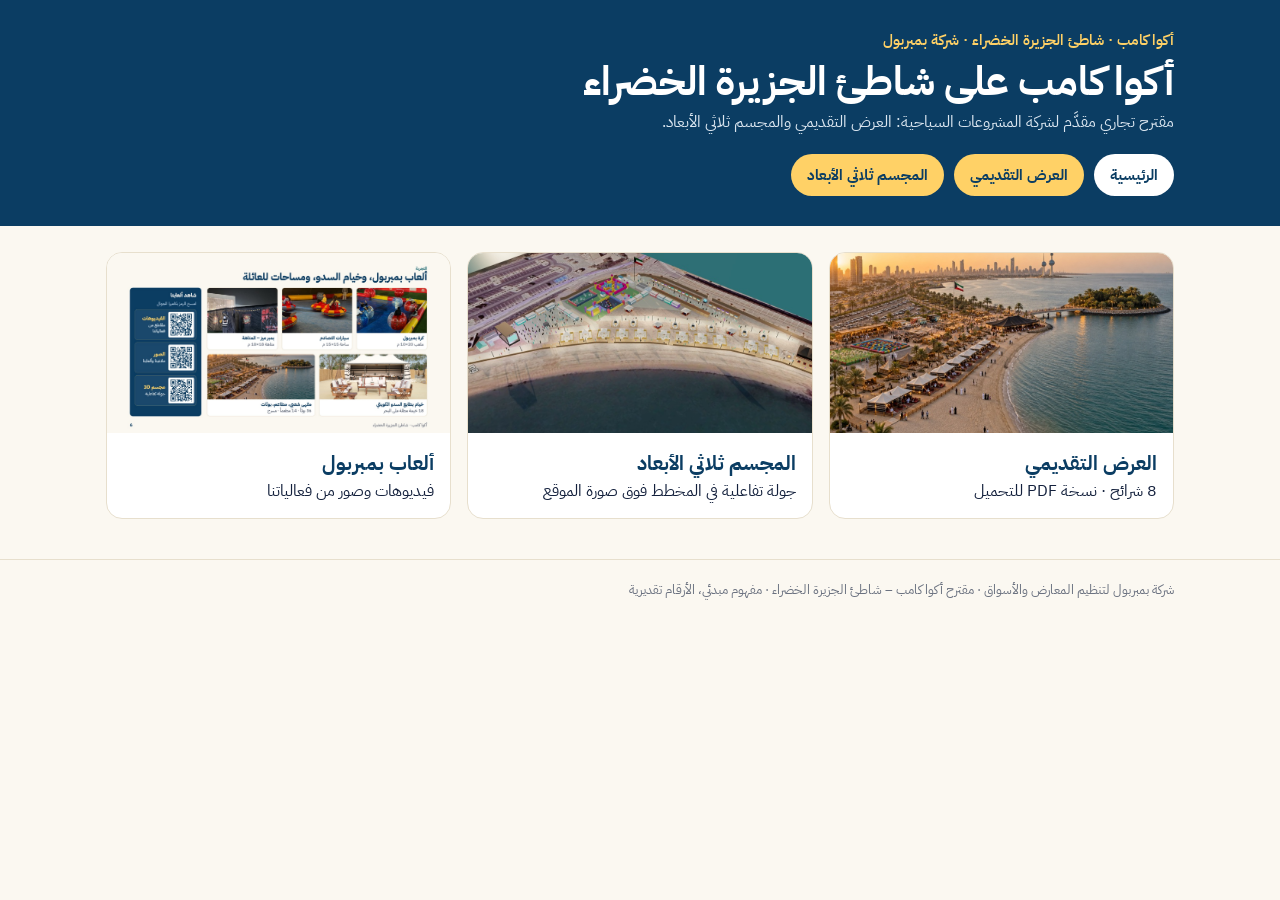
<file: index.html>
<!doctype html><html lang="ar" dir="rtl"><head><meta charset="utf-8"><meta name="viewport" content="width=device-width,initial-scale=1"><meta name="robots" content="noindex,nofollow">
<title>أكوا كامب – شاطئ الجزيرة الخضراء</title><link rel="preconnect" href="https://fonts.googleapis.com"><link href="https://fonts.googleapis.com/css2?family=IBM+Plex+Sans+Arabic:wght@400;600;700&display=swap" rel="stylesheet"><link rel="stylesheet" href="style.css"></head><body>
<header><div class="wrap"><p class="k">أكوا كامب · شاطئ الجزيرة الخضراء · شركة بمبربول</p><h1>أكوا كامب على شاطئ الجزيرة الخضراء</h1><p>مقترح تجاري مقدَّم لشركة المشروعات السياحية: العرض التقديمي والمجسم ثلاثي الأبعاد.</p>
<nav><a href="" class="on">الرئيسية</a><a href="presentation/" class="">العرض التقديمي</a><a href="3d/" class="">المجسم ثلاثي الأبعاد</a></nav></div></header><main><div class="wrap">
<div class="big">
<a href="presentation/"><img src="img/hub-cover.jpg" alt="لقطة تصورية لأكوا كامب على شاطئ الجزيرة الخضراء"><div><b>العرض التقديمي</b><span>8 شرائح · نسخة PDF للتحميل</span></div></a>
<a href="3d/"><img src="img/hub-3d.jpg" alt="المجسم ثلاثي الأبعاد لأكوا كامب على شاطئ الجزيرة الخضراء"><div><b>المجسم ثلاثي الأبعاد</b><span>جولة تفاعلية في المخطط فوق صورة الموقع</span></div></a>
<a href="https://ykcuhc.github.io/aquacamp-ni/videos/"><img src="presentation/slides/slide-6.jpg" alt="ألعاب بمبربول"><div><b>ألعاب بمبربول</b><span>فيديوهات وصور من فعالياتنا</span></div></a>
</div></div></main><footer><div class="wrap">شركة بمبربول لتنظيم المعارض والأسواق · مقترح أكوا كامب – شاطئ الجزيرة الخضراء · مفهوم مبدئي، الأرقام تقديرية</div></footer></body></html>
</file>
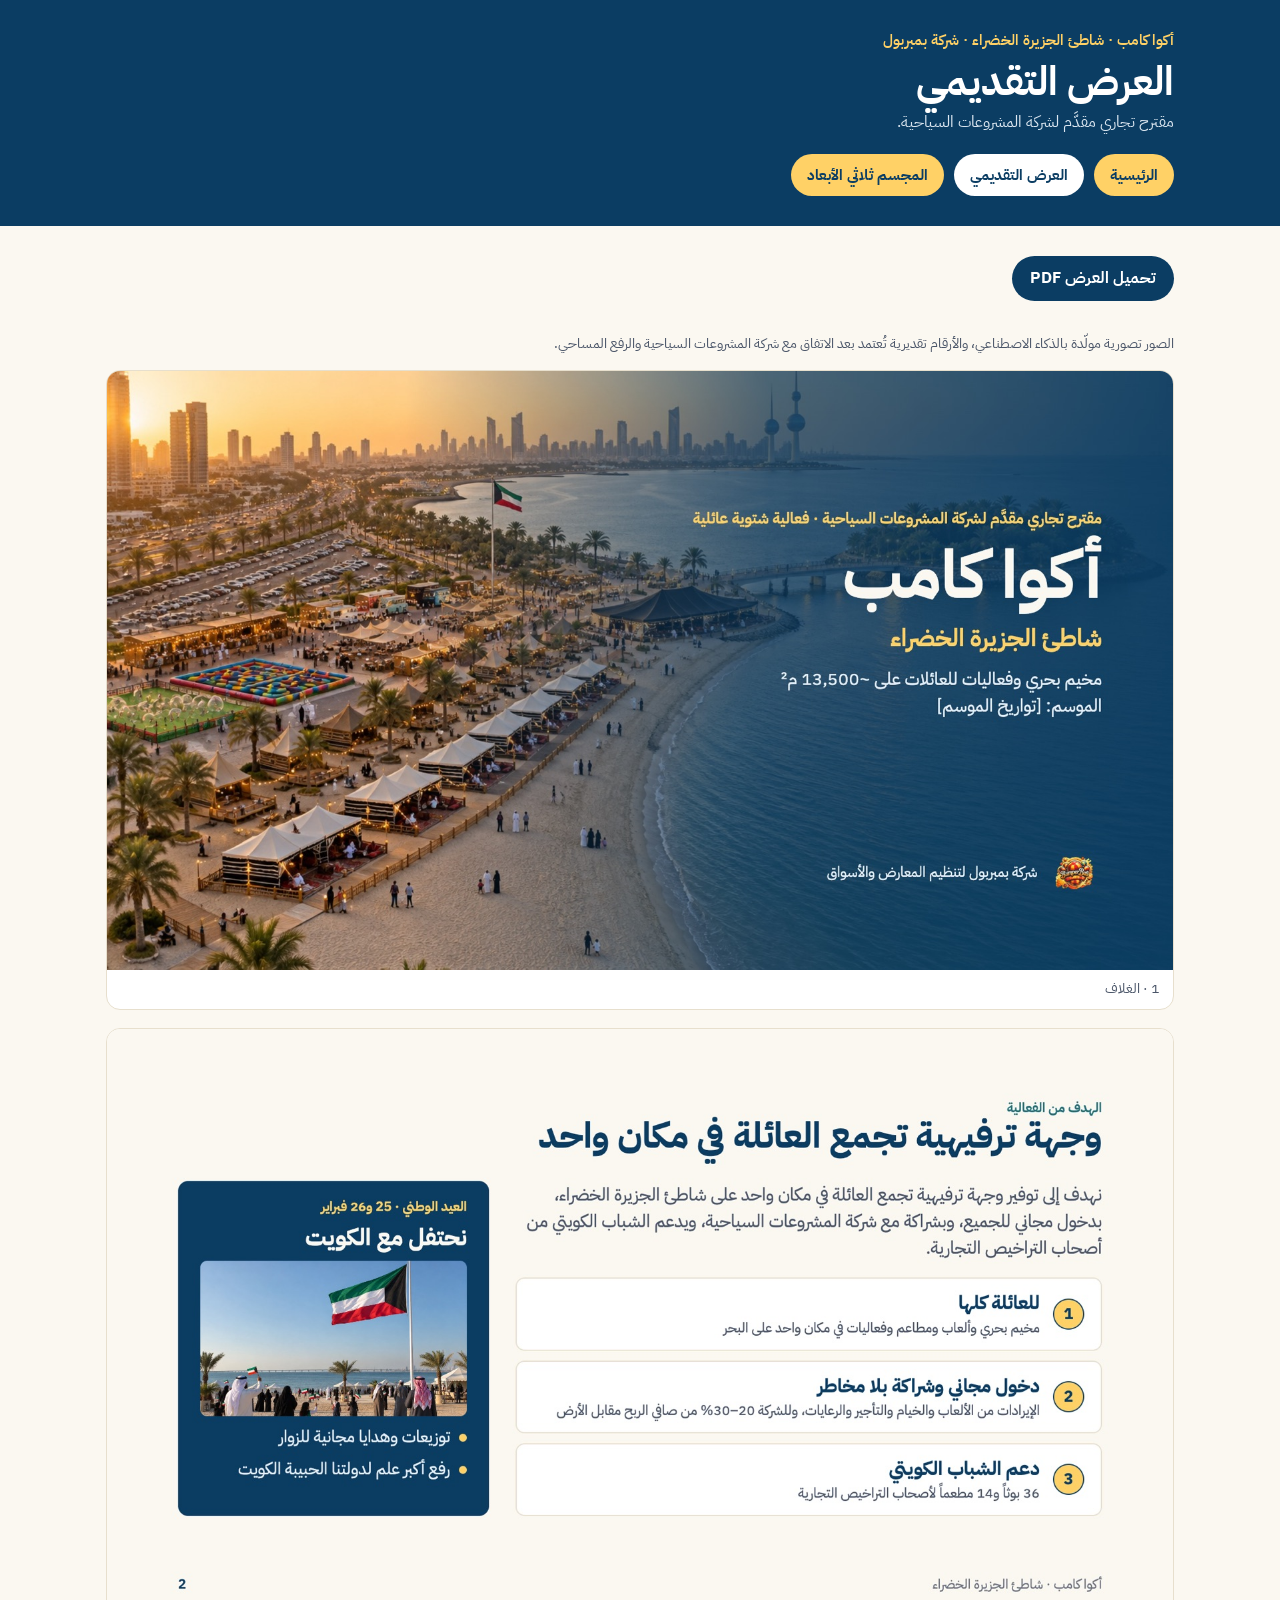
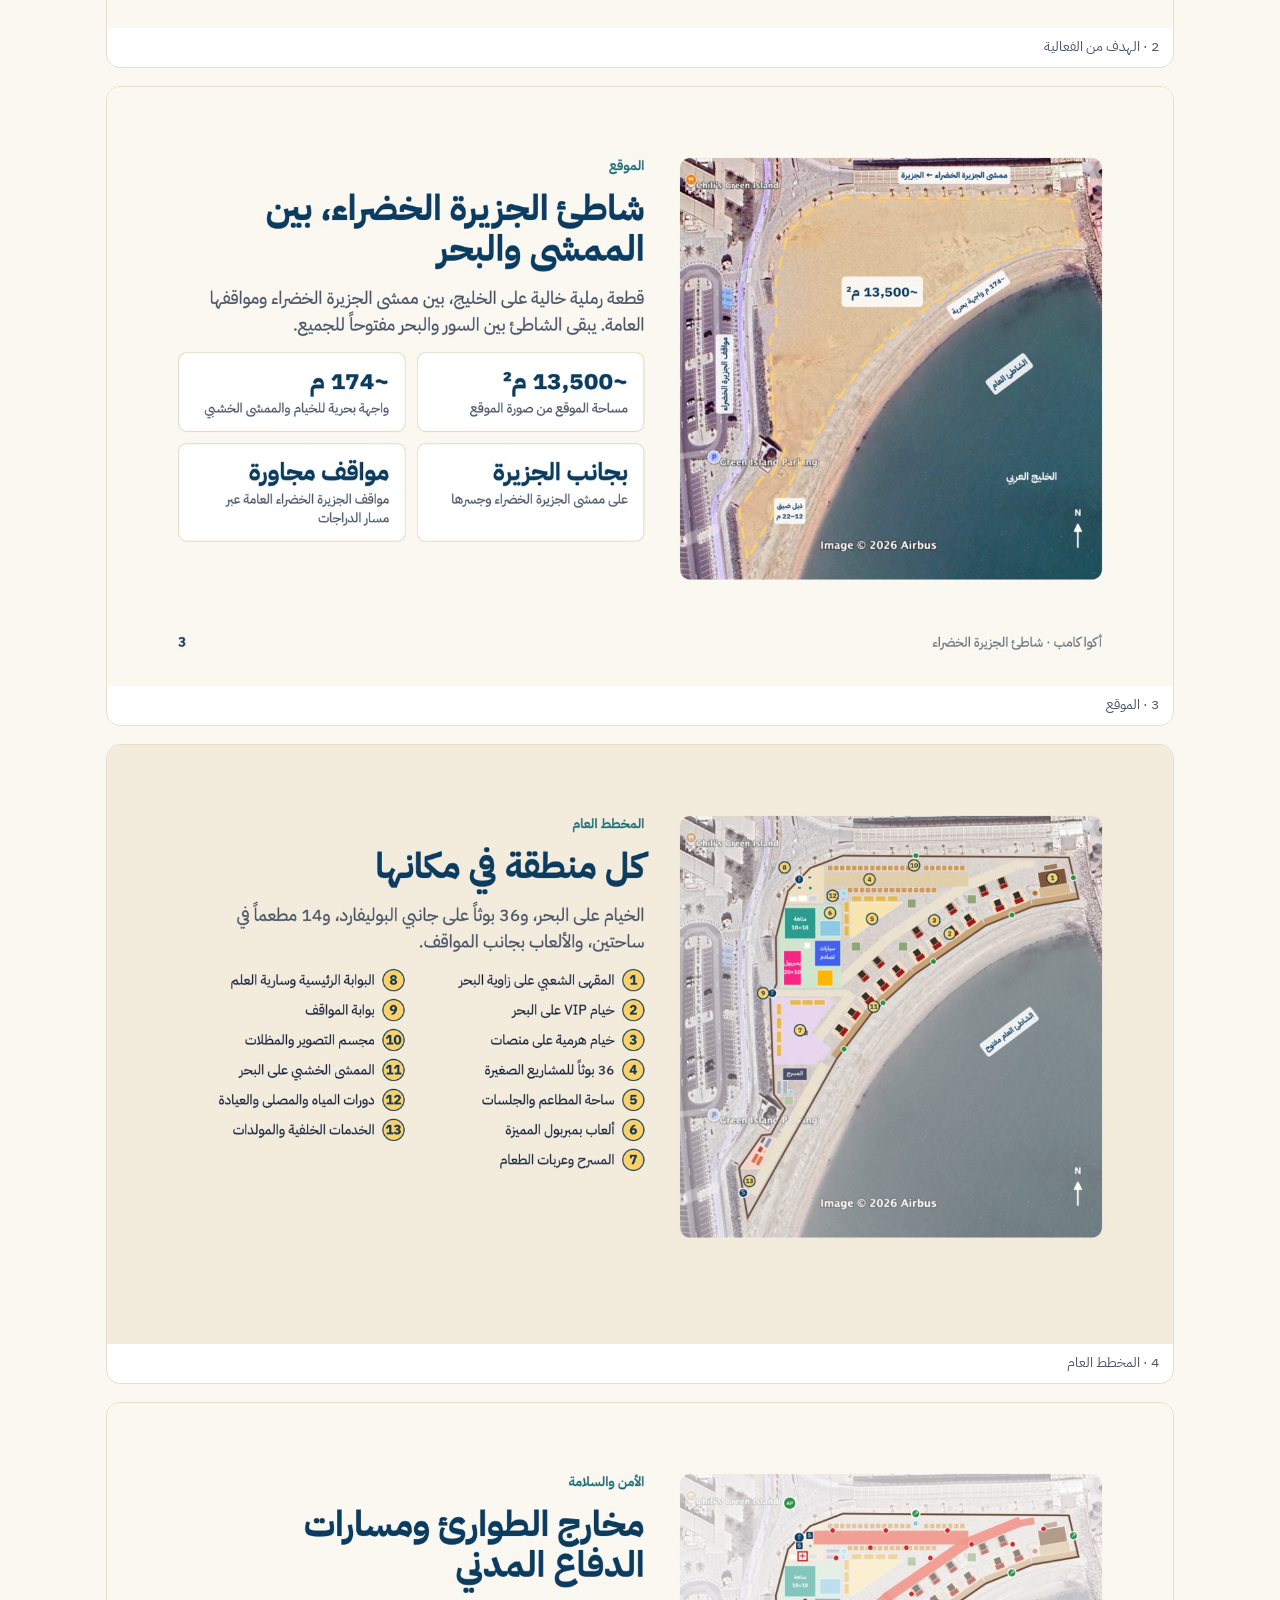
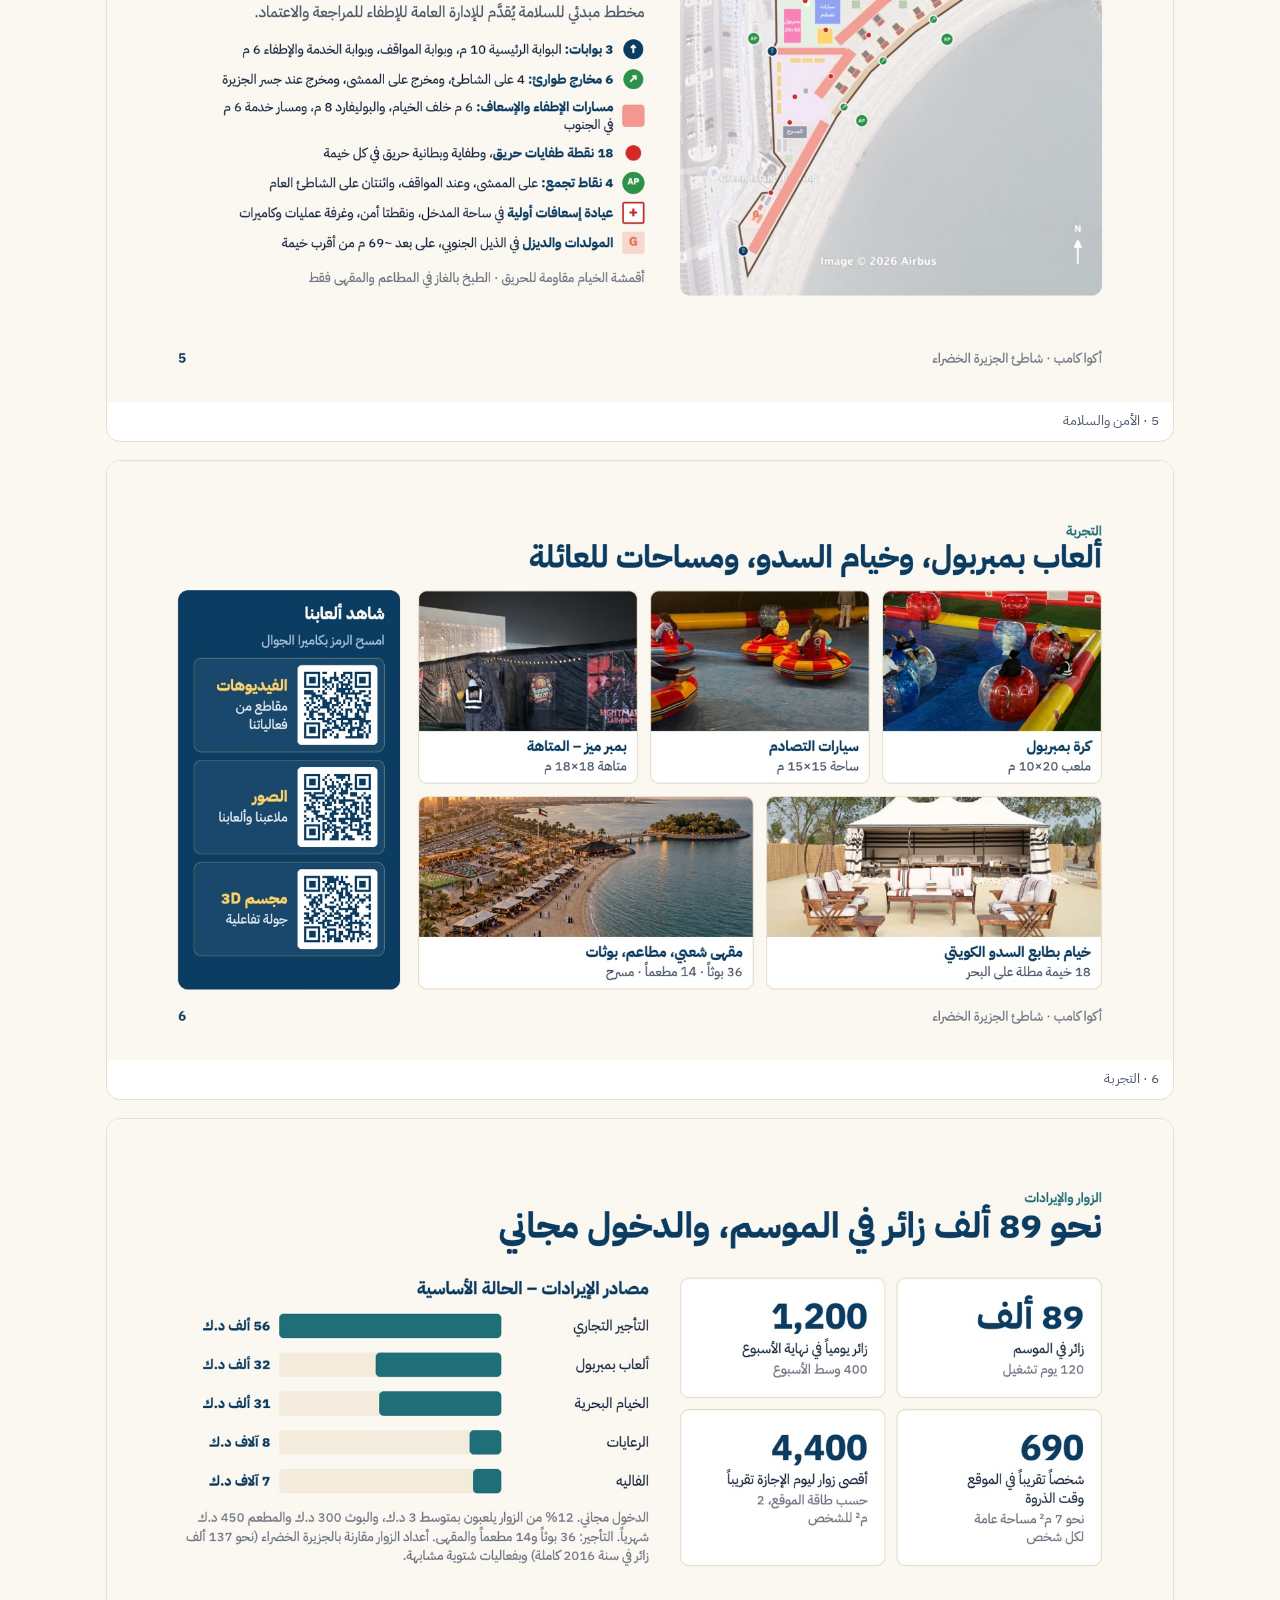
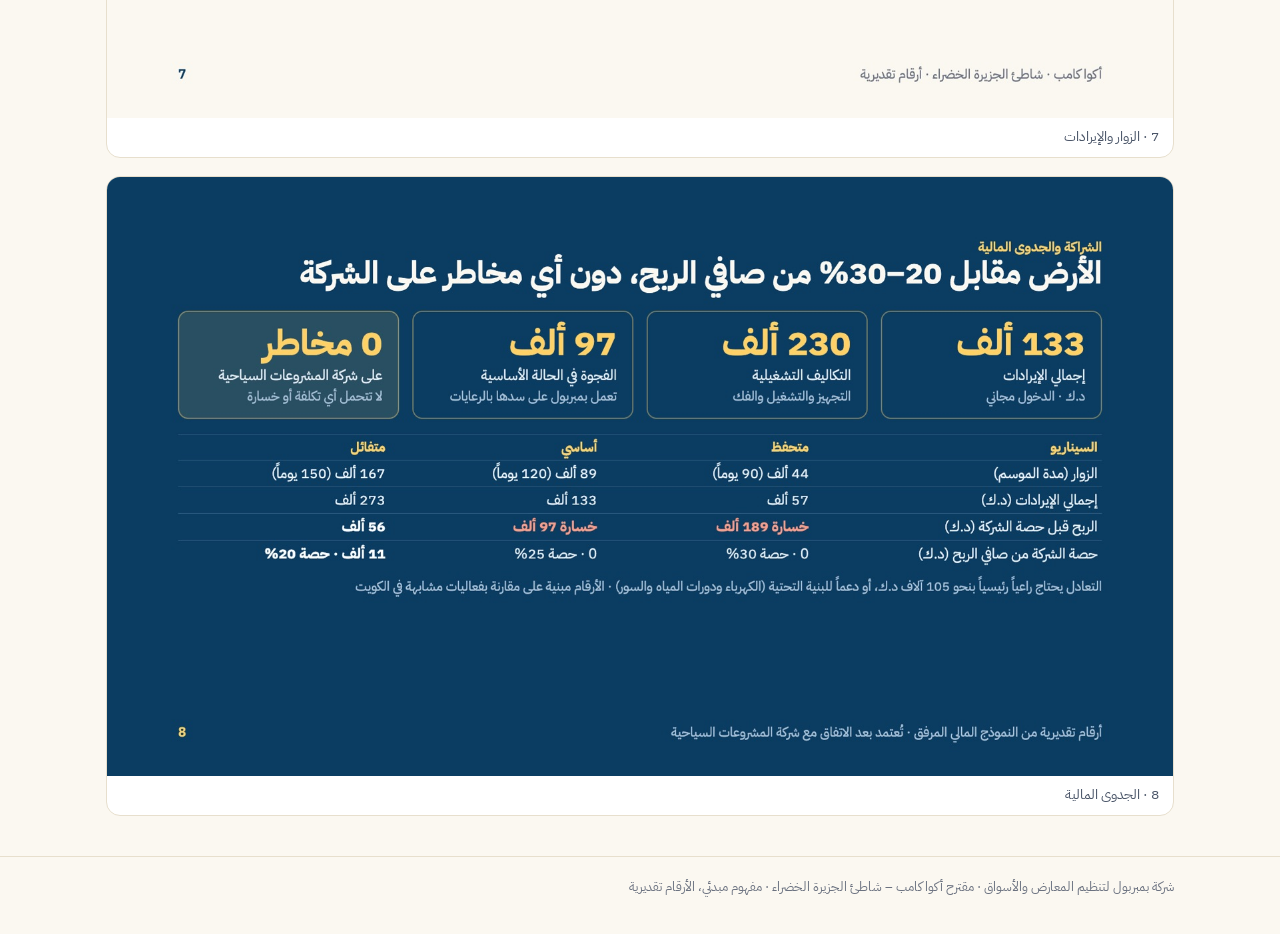
<file: presentation/index.html>
<!doctype html><html lang="ar" dir="rtl"><head><meta charset="utf-8"><meta name="viewport" content="width=device-width,initial-scale=1"><meta name="robots" content="noindex,nofollow">
<title>العرض التقديمي – أكوا كامب شاطئ الجزيرة الخضراء</title><link rel="preconnect" href="https://fonts.googleapis.com"><link href="https://fonts.googleapis.com/css2?family=IBM+Plex+Sans+Arabic:wght@400;600;700&display=swap" rel="stylesheet"><link rel="stylesheet" href="../style.css"></head><body>
<header><div class="wrap"><p class="k">أكوا كامب · شاطئ الجزيرة الخضراء · شركة بمبربول</p><h1>العرض التقديمي</h1><p>مقترح تجاري مقدَّم لشركة المشروعات السياحية.</p>
<nav><a href="../" class="">الرئيسية</a><a href="../presentation/" class="on">العرض التقديمي</a><a href="../3d/" class="">المجسم ثلاثي الأبعاد</a></nav></div></header><main><div class="wrap">
<a class="btn" href="AquaCamp_GreenIsland_Presentation.pdf" download>تحميل العرض PDF</a>
<p class="note">الصور تصورية مولّدة بالذكاء الاصطناعي، والأرقام تقديرية تُعتمد بعد الاتفاق مع شركة المشروعات السياحية والرفع المساحي.</p>
<div class="slides"><figure id="s1"><img src="slides/slide-1.jpg" alt="الشريحة 1: الغلاف" loading="eager" width="1600" height="900"><figcaption>1 · الغلاف</figcaption></figure><figure id="s2"><img src="slides/slide-2.jpg" alt="الشريحة 2: الهدف من الفعالية" loading="eager" width="1600" height="900"><figcaption>2 · الهدف من الفعالية</figcaption></figure><figure id="s3"><img src="slides/slide-3.jpg" alt="الشريحة 3: الموقع" loading="lazy" width="1600" height="900"><figcaption>3 · الموقع</figcaption></figure><figure id="s4"><img src="slides/slide-4.jpg" alt="الشريحة 4: المخطط العام" loading="lazy" width="1600" height="900"><figcaption>4 · المخطط العام</figcaption></figure><figure id="s5"><img src="slides/slide-5.jpg" alt="الشريحة 5: الأمن والسلامة" loading="lazy" width="1600" height="900"><figcaption>5 · الأمن والسلامة</figcaption></figure><figure id="s6"><img src="slides/slide-6.jpg" alt="الشريحة 6: التجربة" loading="lazy" width="1600" height="900"><figcaption>6 · التجربة</figcaption></figure><figure id="s7"><img src="slides/slide-7.jpg" alt="الشريحة 7: الزوار والإيرادات" loading="lazy" width="1600" height="900"><figcaption>7 · الزوار والإيرادات</figcaption></figure><figure id="s8"><img src="slides/slide-8.jpg" alt="الشريحة 8: الجدوى المالية" loading="lazy" width="1600" height="900"><figcaption>8 · الجدوى المالية</figcaption></figure></div></div></main><footer><div class="wrap">شركة بمبربول لتنظيم المعارض والأسواق · مقترح أكوا كامب – شاطئ الجزيرة الخضراء · مفهوم مبدئي، الأرقام تقديرية</div></footer></body></html>
</file>
<file: style.css>
:root{--navy:#0b3d63;--gold:#ffd166;--sand:#fbf8f1;--ink:#14213d;--soft:#4a5568;--teal:#1f6f78}
*{box-sizing:border-box}
body{margin:0;background:var(--sand);color:var(--ink);font-family:'IBM Plex Sans Arabic',Tahoma,Arial,sans-serif;direction:rtl;text-align:right;line-height:1.6}
header{background:var(--navy);color:#fff;padding:28px 16px 30px}
.wrap{max-width:1100px;margin:0 auto;padding:0 16px}
header .k{color:var(--gold);font-weight:600;font-size:15px;margin:0}
header h1{margin:6px 0 4px;font-size:clamp(26px,5vw,40px);line-height:1.2}
header p{margin:0;color:#dbe6f0;font-size:16px}
nav{display:flex;flex-wrap:wrap;gap:10px;margin-top:18px}
nav a{color:var(--navy);background:var(--gold);text-decoration:none;font-weight:700;padding:9px 16px;border-radius:999px;font-size:15px}
nav a.on{background:#fff}
main{padding:26px 0 40px}
h2{color:var(--navy);font-size:24px;margin:8px 0 14px}
.grid{display:grid;grid-template-columns:repeat(auto-fill,minmax(300px,1fr));gap:18px}
.card{background:#fff;border:1px solid #e7dfcd;border-radius:16px;overflow:hidden}
.card video,.card img{display:block;width:100%;background:#000}
.card img{height:auto}
.card .t{padding:12px 16px 14px}
.card .t b{color:var(--navy);display:block;font-size:18px}
.card .t span{color:var(--soft);font-size:14px}
.big{display:grid;grid-template-columns:repeat(auto-fit,minmax(240px,1fr));gap:16px}
.big a{display:block;text-decoration:none;color:inherit;background:#fff;border:1px solid #e7dfcd;border-radius:16px;overflow:hidden}
.big a img{width:100%;height:180px;object-fit:cover;display:block}
.big a div{padding:14px 16px}
.big a b{color:var(--navy);font-size:20px;display:block}
footer{color:#6b7280;font-size:13px;padding:20px 0 36px;border-top:1px solid #e7dfcd}
.slides{display:flex;flex-direction:column;gap:18px}
.slides figure{margin:0;background:#fff;border:1px solid #e7dfcd;border-radius:14px;overflow:hidden}
.slides img{display:block;width:100%;height:auto}
.slides figcaption{padding:8px 14px;color:var(--soft);font-size:14px}
.btn{display:inline-block;background:var(--navy);color:#fff;text-decoration:none;font-weight:700;padding:10px 18px;border-radius:999px;margin:4px 0 18px}
.note{color:var(--soft);font-size:14px}
</file>
